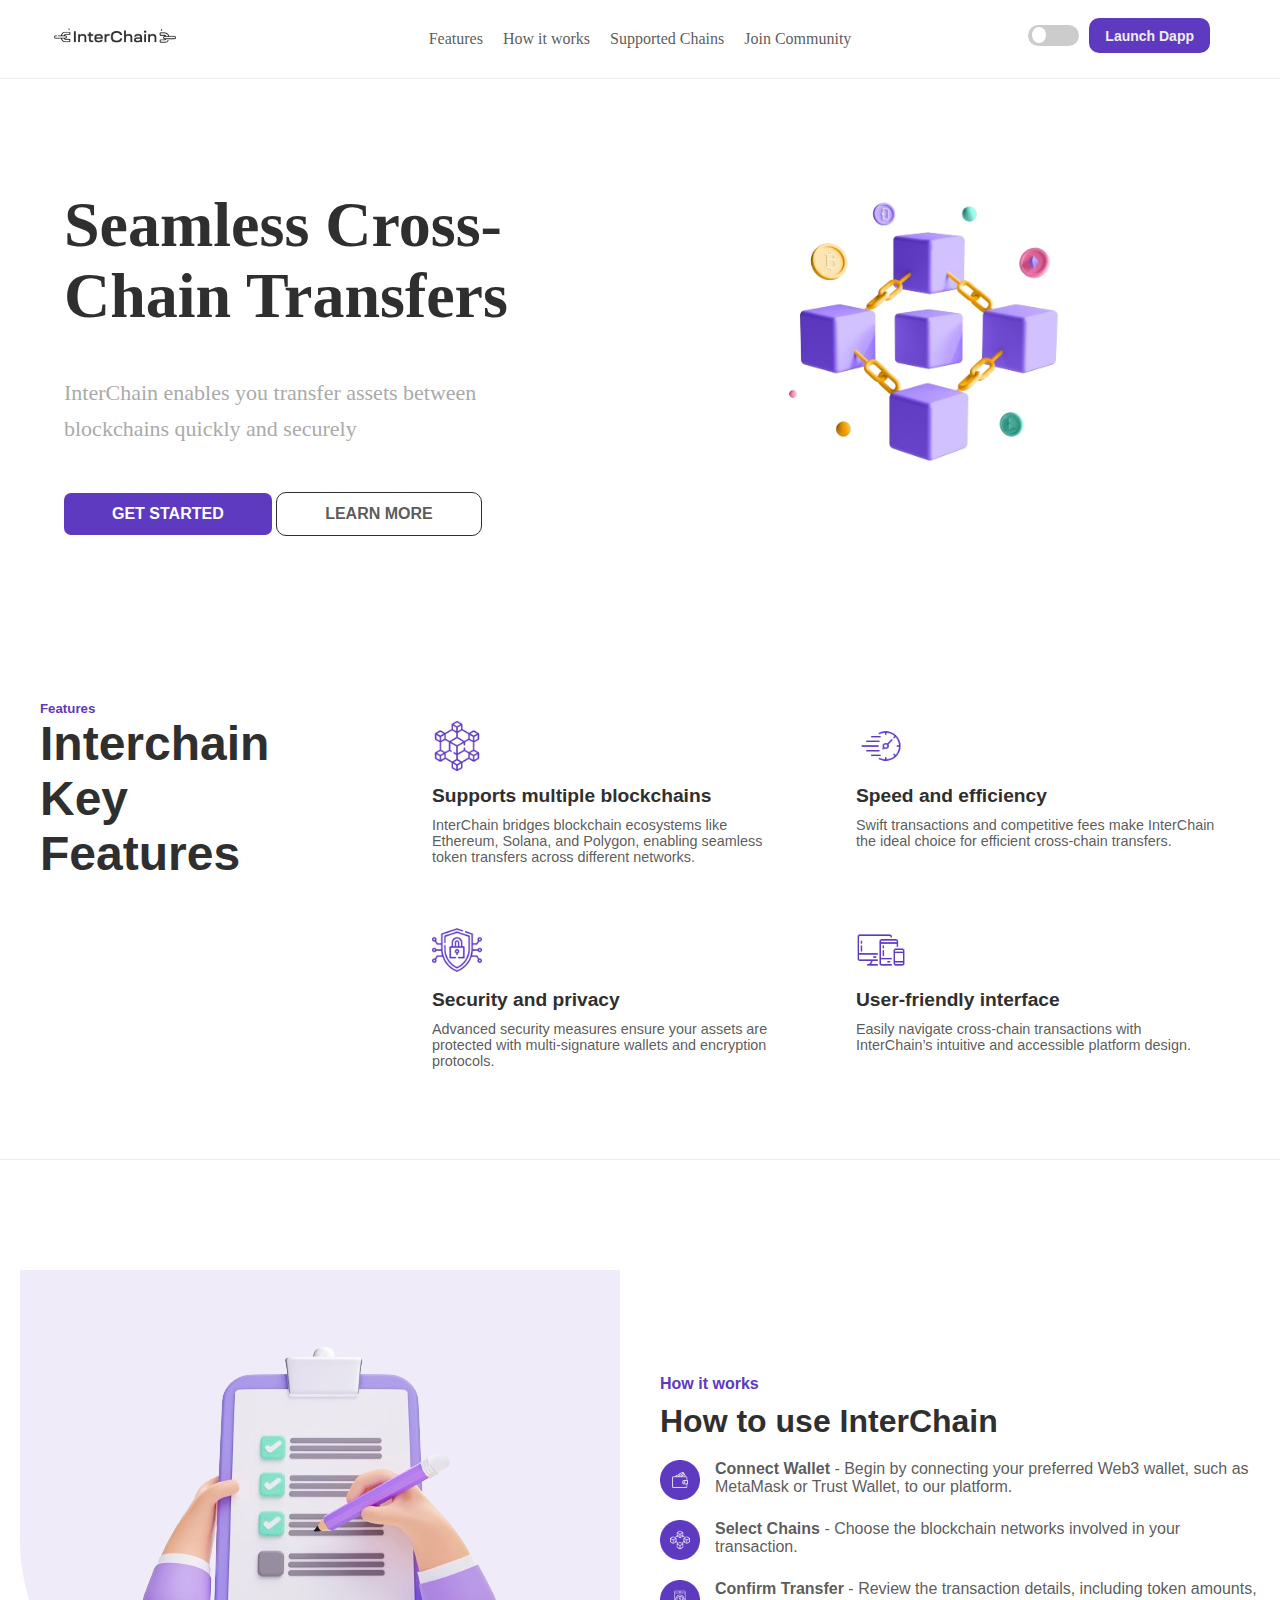
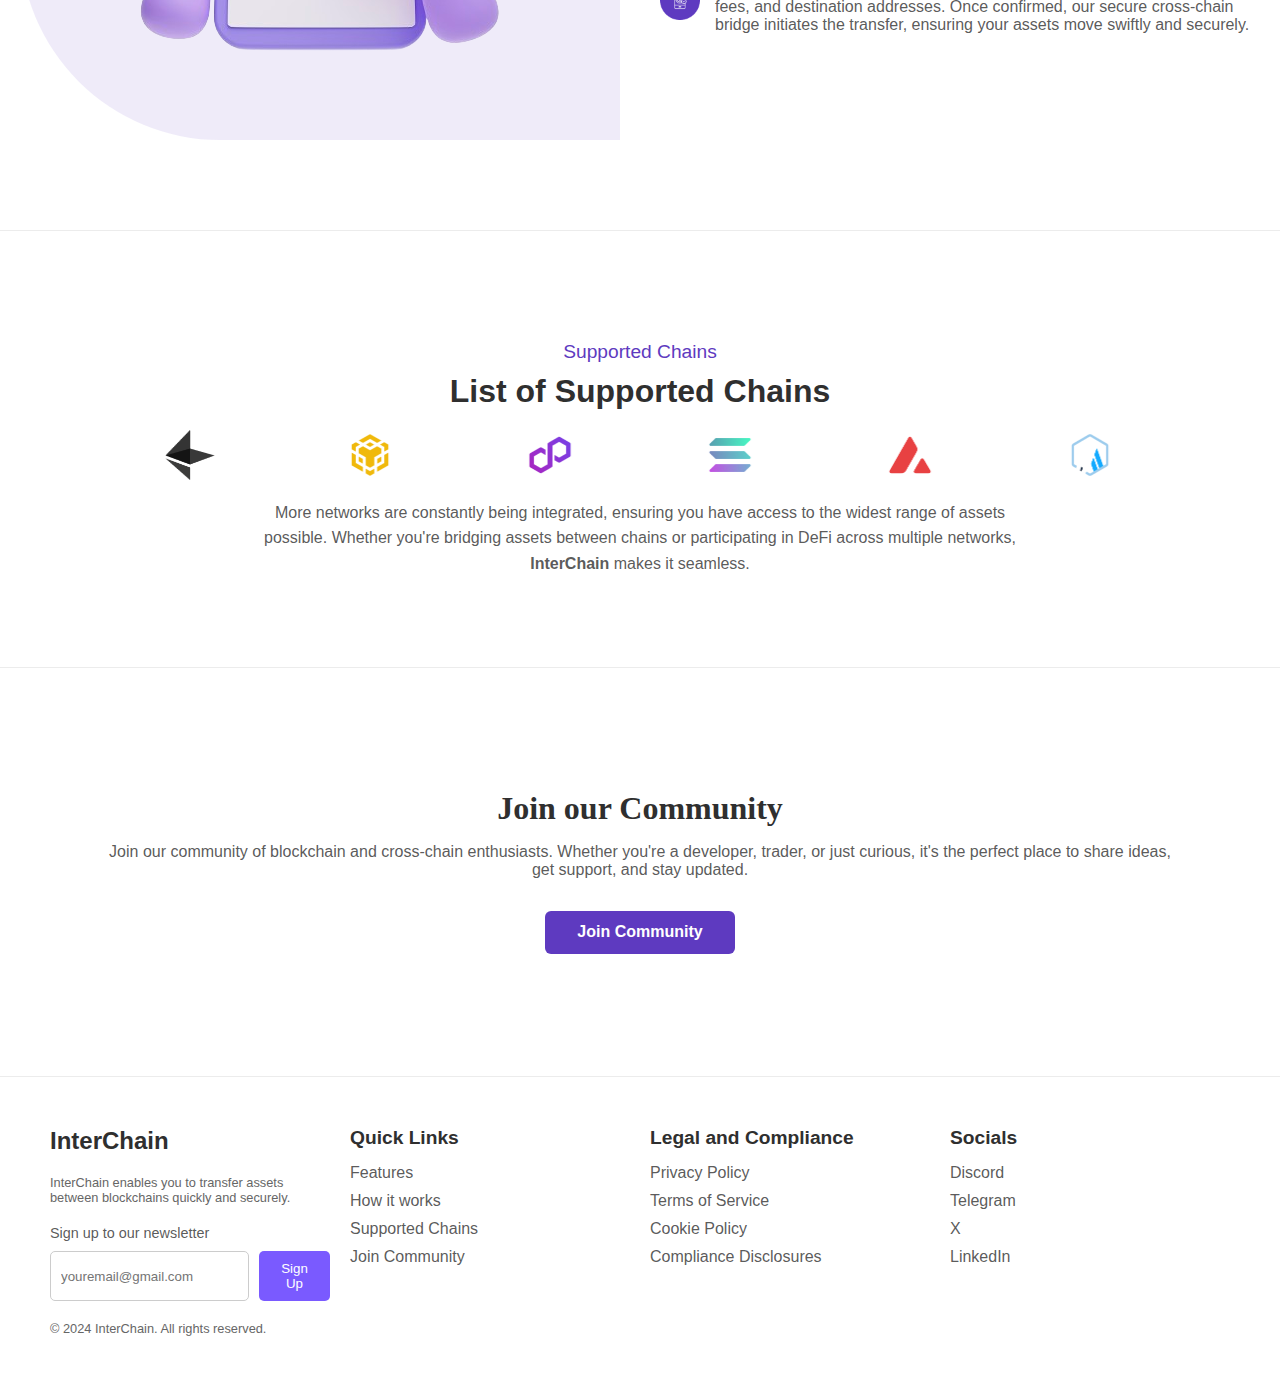
<file: index.html>
<!DOCTYPE html>
<html lang="en">

<head>
    <meta charset="UTF-8">
    <meta name="viewport" content="width=device-width, initial-scale=1.0">
    <title>Light/Dark Mode</title>
    <link rel="stylesheet" href="styles.css">
    <link rel="stylesheet" href="https://cdnjs.cloudflare.com/ajax/libs/font-awesome/6.7.2/css/all.min.css">
</head>

<body>
    <div class="container">
        <header>
            <div class="logo"><img id="theme-image" class="theme-image" src="./images/light.png" width="130px" alt="" srcset=""></div>
            <div class="menu-icon" id="menu-icon">
                <i class="fas fa-bars"></i>
            </div>
            <div class="header-content" id="header-content">
                <nav>
                    <div class="navbar">
                        <a href="#">Features</a>
                        <a href="#">How it works</a>
                        <a href="#">Supported Chains</a>
                        <a href="#">Join Community</a>
                        
                    </div>
                </nav>
                <div class="header-btn">
                    <label class="switch">
                        <input type="checkbox" id="theme-toggle">
                        <span class="slider round"></span>
                    </label>
                    
                    <button class="in">Launch Dapp</button>
                </div>
            </div>
        </header>

        <section class="hero">
            <div class="wrapper">
              <div class="content">
                <h2 class="hero__title">Seamless Cross-Chain Transfers</h2>
                <p class="hero__text">InterChain enables you transfer assets between blockchains quickly and securely</p>
                <a class="hero__btn content__btn--primary" target="_blank" href="#">Get Started</a>
                <a class="hero__btn content__btn--secondary" target="_blank" href="#">Learn More</a>
              </div>
              
              <div class="image-wrapper">
                <img class="hero__img" src="./images/chain.png" alt="chain">
              </div>
            </div>
          </section>


          <section class="features-section">
            <div class="features-title">
                <h5>Features</h5>
              <h1>Interchain<br>Key<br>Features</h1>
            </div>
            <div class="features-grid">
              <div class="feature-card">
                <img src="./images/blockchain.png" alt="Icon" class="feature-icon">
                <h3>Supports multiple blockchains</h3>
                <p>InterChain bridges blockchain ecosystems like Ethereum, Solana, and Polygon, enabling seamless token transfers across different networks.</p>
              </div>
              <div class="feature-card">
                <img src="./images/deadline.png" alt="Icon" class="feature-icon">
                <h3>Speed and efficiency</h3>
                <p>Swift transactions and competitive fees make InterChain the ideal choice for efficient cross-chain transfers.</p>
              </div>
              <div class="feature-card">
                <img src="./images/security.png" alt="Icon" class="feature-icon">
                <h3>Security and privacy</h3>
                <p>Advanced security measures ensure your assets are protected with multi-signature wallets and encryption protocols.</p>
              </div>
              <div class="feature-card">
                <img src="./images/responsive.png" alt="Icon" class="feature-icon">
                <h3>User-friendly interface</h3>
                <p>Easily navigate cross-chain transactions with InterChain’s intuitive and accessible platform design.</p>
              </div>
            </div>
          </section>

          <section class="how-it-works">
            <div class="image-container">
              <img src="./images/frame2.png" alt="Checklist illustration" class="illustration">
            </div>
            <div class="text-container">
              <h4>How it works</h4>
              <h2>How to use InterChain</h2>
              <div class="steps">
                <div class="step">
                  <img src="./images/Frame-14.png" alt="Wallet Icon" class="step-icon">
                  <div>
                    <strong>Connect Wallet</strong> - Begin by connecting your preferred Web3 wallet, such as MetaMask or Trust Wallet, to our platform.
                  </div>
                </div>
                <div class="step">
                  <img src="./images/Frame-15.png" alt="Chains Icon" class="step-icon">
                  <div>
                    <strong>Select Chains</strong> - Choose the blockchain networks involved in your transaction.
                  </div>
                </div>
                <div class="step">
                  <img src="./images/Frame-16.png" alt="Transfer Icon" class="step-icon">
                  <div>
                    <strong>Confirm Transfer</strong> - Review the transaction details, including token amounts, fees, and destination addresses. Once confirmed, our secure cross-chain bridge initiates the transfer, ensuring your assets move swiftly and securely.
                  </div>
                </div>
              </div>
            </div>
          </section>

          <section class="support">
            <div class="title">Supported Chains</div>
  <h1 class="main-title">List of Supported Chains</h1>
  <div class="icon-container">
    <img src="./images/Ethereum-Logo-8 1.png" alt="Ethereum">
    <img src="./images/token-branded_binance-smart-chain.png" alt="Binance">
    <img src="./images/token-branded_polygon-pos.png" alt="Polygon">
    <img src="./images/token-branded_solana.png" alt="Solana">
    <img src="./images/token-branded_avalanche.png" alt="Avalanche">
    <img src="./images/token-branded_arbitrum-one.png" alt="Algorand">
  </div>
  <p class="description">
    More networks are constantly being integrated, ensuring you have access to the widest range of 
    assets possible. Whether you're bridging assets between chains or participating in DeFi across 
    multiple networks, <strong>InterChain</strong> makes it seamless.
  </p>
          </section>

          <section class="community">
            <div class="community-container">
                <h1 class="community-title">Join our Community</h1>
                <p class="community-description">
                    Join our community of blockchain and cross-chain enthusiasts. Whether you're a developer, trader, or just curious, it's the perfect place to share ideas, get support, and stay updated.
                </p>
                <button class="community-button">Join Community</button>
              </div>
        </section>


        <footer class="footer">
            <div class="footer-container">
              <div class="footer-column">
                <h3 class="footer-logo">InterChain</h3>
                <p>InterChain enables you to transfer assets between blockchains quickly and securely.</p>
                <form class="newsletter-form">
                  <label for="email">Sign up to our newsletter</label>
                  <div class="newsletter-input">
                    <input type="email" id="email" placeholder="youremail@gmail.com" />
                    <button type="submit">Sign Up</button>
                  </div>
                </form>
                <p>© 2024 InterChain. All rights reserved.</p>
              </div>
          
              <div class="footer-column">
                <h4>Quick Links</h4>
                <ul>
                  <li><a href="#">Features</a></li>
                  <li><a href="#">How it works</a></li>
                  <li><a href="#">Supported Chains</a></li>
                  <li><a href="#">Join Community</a></li>
                </ul>
              </div>
          
              <div class="footer-column">
                <h4>Legal and Compliance</h4>
                <ul>
                  <li><a href="#">Privacy Policy</a></li>
                  <li><a href="#">Terms of Service</a></li>
                  <li><a href="#">Cookie Policy</a></li>
                  <li><a href="#">Compliance Disclosures</a></li>
                </ul>
              </div>
          
              <div class="footer-column">
                <h4>Socials</h4>
                <ul>
                  <li><a href="#">Discord</a></li>
                  <li><a href="#">Telegram</a></li>
                  <li><a href="#">X</a></li>
                  <li><a href="#">LinkedIn</a></li>
                </ul>
              </div>
            </div>
          </footer>
          
    </div>
    <script src="script.js"></script>
</body>

</html>
</file>
<file: styles.css>
/* styles.css */
/* styles.css */
* {
    padding: 0;
    margin: 0;
    box-sizing: border-box;
    font-family: 'Poppins', sans-serif;
  }
  @import url('https://fonts.googleapis.com/css2?family=Poppins:ital,wght@0,100;0,200;0,300;0,400;0,500;0,600;0,700;0,800;0,900;1,100;1,200;1,300;1,400;1,500;1,600;1,700;1,800;1,900&display=swap');
/* Default (Light Mode) Colors */
:root {
    --bg-color: #FFFFFF;
    --text-color: #2F2F2FCC;
    --primary-color: #5E3AC0;
    --secondary-color: #ff6347;
    --accent-color: #EFECF9;
    --button-bg: #5E3AC0;
    --button-text: #EDEDED;
    --border-bottom: 1px solid #2F2F2F17;
    --hero-color: #2f2f2f;
    --button-border: 1px solid #2F2F2F;
}

/* Dark Mode Colors */
body.dark-mode {
    --bg-color: #100823;
    --text-color: #FFFFFFCC;
    --primary-color: #5E3AC0;
    /* Same color as light mode */
    --secondary-color: #ff4500;
    --accent-color: #FFFFFF1A;
    --button-bg: #5E3AC0;
    --button-text: #FFFFFF;
    --border-bottom: 1px solid #fffbfb36;
    --hero-color: #fff;
}

body[data-theme="light"] .theme-image {
    content: url('./images/light.png');
  }
  
  body[data-theme="dark"] .theme-image {
    content: url('./images/dark.png');
  }

body{
    background-color: var(--bg-color);
}


header {
    background-color: var(--bg-color);
    position: fixed;
    width: 100%;
    z-index: 1000;
    display: flex;
    justify-content: space-between;
    align-items: center;
    padding: 30px 20px;
    font-family: "DM Sans", serif;
    border-bottom: var(--border-bottom);
}



nav {
    display: flex;
    flex: 1;
}

.navbar {
    display: flex;
    justify-content: center;
    gap: 20px;
    font-family: "DM Sans", serif;
}

.navbar a {
    color: var(--text-color);
    text-decoration: none;
    font-weight: 500;
    transition: color 0.3s;
    font-family: "Poppins", serif;
}

.navbar a:hover {
    color: #628DFB;
}

.menu-icon {
    display: none;
    font-size: 24px;
    cursor: pointer;
    color: var(--text-color);
}

.header-btn {
    display: flex;
    align-items: center;
    gap: 10px;
    margin-top: -30px;
    padding-right: 50px;
}

.header-btn button {
    background: var(--button-bg);
    border: none;
    padding: 1px 16px;
    color: var(--button-text);
    border-radius: 5px;
    cursor: pointer;
    font-size: 14px;
    font-weight: 600;
    border-radius: 10px;
    height: 35px;
}

.header-btn button:hover {
    opacity: 0.9;
}

/* Responsive Styles */
@media (max-width: 768px) {
    .menu-icon {
        display: block;
    }

    .header-content {
        display: none;
        flex-direction: column;
        gap: 15px;
        background-color: var(--bg-color);
        position: absolute;
        top: 100%;
        left: 0;
        width: 100%;
        padding: 15px 20px;
        box-shadow: 0 2px 4px rgba(0, 0, 0, 0.1);
    }

    .header-content.open {
        display: flex;
    }

    .navbar {
        flex-direction: column;
        align-items: flex-start;
    }

    .navbar a {
        padding: 10px 0;
    }

    .search-container input {
        width: 100%;
    }

    .header-btn {
        flex-direction: column;
        align-items: flex-start;
        gap: 10px;
        width: 100%;
        margin-top: 10px;
    }
}

/* Ensures the navbar links are centered in desktop view */
@media (min-width: 768px) {
    header {
        justify-content: center;
        /* Centers all content */
    }

    .navbar {
        flex: 1;
        justify-content: center;
        /* Center the navbar links */
        gap: 20px;
    }

    .logo {
        position: absolute;
        left: 50px;
        /* Position logo on the left */
    }

    .header-btn {
        position: absolute;
        right: 20px;
        /* Position sign in and search on the right */
    }
}


.switch {
    position: relative;
    display: inline-block;
    width: 51px;
    height: 21px;
}

.switch input {
    display: none;
}

.slider {
    position: absolute;
    cursor: pointer;
    top: 0;
    left: 0;
    right: 0;
    bottom: 0;
    background-color: #ccc;
    transition: 0.4s;
    border-radius: 25px;
}

.slider:before {
    position: absolute;
    content: "";
    height: 16px;
    width: 14px;
    left: 4px;
    bottom: 3.5px;
    background-color: white;
    transition: 0.4s;
    border-radius: 50%;
}

input:checked+.slider {
    background-color: var(--button-bg);
}

input:checked+.slider:before {
    transform: translateX(25px);
}


.hero {
    width: 100%;
    /* height: 100vh; */
    /* background-color: #F9F9F9; */
    color: #1B243C;
    font-family: 'Roboto', sans-serif;
    padding: 100px 0;
  }
  
  .wrapper {
    width: 90%;
    margin: 0 auto;
    display: flex;
    justify-content: space-between;
    align-items: center;
  }
  
  .content {
    width: 50%;
    margin-top: 80px;
  }
  
  .hero__title {
    line-height: 1.1;
    font-size: 4rem;
    color: var(--hero-color);
    font-family: "Poppins", serif;
    text-align: left;
  }
  
  .hero__text {
    margin-block: 2em;
    line-height: 165%;
    font-size: 22px;
    color: #AAAAAA;
    font-family: "Poppins", serif;
    width: 80%;
  }
  
  .hero__btn {
    display: inline-block;
    text-decoration: none;
    text-transform: uppercase;
    font-size: 1em;
    font-weight: bold;
    padding: 0.75em 3em;
    background: var(--button-bg);
    color: #fff;
    border-radius: 7px;
    margin-bottom: 15px;
  }

  .content__btn--secondary {
    display: inline-block;
    text-decoration: none;
    text-transform: uppercase;
    font-size: 1em;
    font-weight: bold;
    border-radius: 10px;
    padding: 0.75em 3em;
    background: transparent;
    color: var(--text-color);
    border: var(--button-border);
  }
  
  .hero__btn:hover {
    opacity: 0.75;
  }
  
  .image-wrapper {
    width: 40%;
    align-self: flex-start;
    display: flex;
    flex-direction: column;
    /* align-items: center; */
    border-radius: 1em;
    text-align: center;
    padding: 20px;
    margin-right: 55px;
  }

  .image-wrapper .text1 {
    margin-top: 15px;
    font-size: 20px;
  }
  
  .image-wrapper img {
    max-width: 100%;
    border-radius: 1em;
  }
  
  .image-wrapper-footer {
    margin-top: 20px;
    display: flex;
    justify-content: space-between;
    width: 100%;
  }

  .image-wrapper-footer p{
    font-size: 14px;
  }
  
  .image-wrapper-footer div {
    flex: 1;
    text-align: center;
    margin: 0 5px;
  }
  
  .image-wrapper-footer h5 {
    margin-bottom: 10px;
    color: #AAAAAA;
    font-family: "DM Sans", serif;
    font-weight: 500;
    font-size: 15px;
  }



  .content-wrapper-footer {
    margin-top: 20px;
    display: flex;
    justify-content: space-between;
    width: 100%;
    color: #AAAAAA;
  }
  
  .content-wrapper-footer div {
    flex: 1;
    margin: 0 5px;
  }
  
  .content-wrapper-footer h5 {
    margin-bottom: 10px;
    color: #1B243C;
    font-family: "Space Grotesk", serif;
    font-weight: 500;
    font-size: 30px;
  }

  .clear{
    clear: both;
  }

  @media (max-width: 1180px) {
    .wrapper {
      flex-direction: column;
      align-items: center;
      text-align: center;
    }

    .hero__text {
        margin-block: 2em;
        line-height: 165%;
        font-size: 22px;
        color: #AAAAAA;
        font-family: "DM Sans", serif;
        width: 100%;
      }
  
    .content {
      width: 100%;
      margin-bottom: 20px;
      margin-top: 0px;
    }
  
    .image-wrapper {
      width: 100%;
      align-items: center;
    }
  
    .content-wrapper-footer {
      flex-direction: row;
    }
  
    .content-wrapper-footer div {
      margin-bottom: 15px;
    }
  }

  @media (max-width: 768px) {
    .wrapper {
      flex-direction: column;
      align-items: center;
      text-align: center;
      margin-top: -270px;
    }


    .hero__text {
        margin-block: 2em;
        line-height: 165%;
        font-size: 22px;
        color: #AAAAAA;
        font-family: "DM Sans", serif;
        width: 100%;
      }
  
    .content {
      width: 100%;
      margin-bottom: 20px;
      margin-top: 300px;
    }
  
    .image-wrapper {
      width: 100%;
    }
  
    .content-wrapper-footer {
      flex-direction: row;
    }
  
    .content-wrapper-footer div {
      margin-bottom: 15px;
    }
  }


  .features-section {
    display: flex;
    flex-wrap: wrap;
    padding: 20px;
    border-bottom: var(--border-bottom);
    padding-bottom: 50px;
  }
  
  .features-title {
    flex: 1;
    max-width: 30%;
    padding: 20px;
  }
  
  .features-title h1 {
    font-size: 3rem;
    color: var(--hero-color);
  }

  .features-title h5 {
   color: var(--primary-color);
  }
  
  .features-grid {
    flex: 2;
    display: grid;
    grid-template-columns: repeat(2, 1fr);
    gap: 20px;
    padding: 20px;
  }
  
  .feature-card {
    padding: 20px;
    border-radius: 10px;
  }
  
  .feature-icon {
    max-width: 50px;
    margin-bottom: 10px;
  }
  
  .feature-card h3 {
    font-size: 1.2rem;
    margin-bottom: 10px;
    color: var(--hero-color);
  }
  
  .feature-card p {
    font-size: 0.9rem;
    color: var(--text-color);
  }
  
  /* Responsive */
  @media (max-width: 768px) {
    .features-grid {
      grid-template-columns: 1fr;
    }
  
    .features-title {
      text-align: center;
      max-width: 100%;
    }
  }



  .how-it-works {
    display: flex;
    align-items: center;
    padding: 20px;
    gap: 40px;
    flex-wrap: wrap;
    border-bottom: var(--border-bottom);
    padding-bottom: 90px;
    margin-top: 90px;
  }
  
  .image-container {
    flex: 1;
    max-width: 50%;
    display: flex;
    justify-content: center;
    background-color: #5E3AC01A;
    border-bottom-left-radius: 200px;
  }
  
  .image-container img {
    max-width: 100%;
    border-radius: 15px;
  }
  
  .text-container {
    flex: 1;
    max-width: 50%;
  }
  
  .text-container h4 {
    color: var(--primary-color); /* Purple color for the subheading */
    margin-bottom: 10px;
  }
  
  .text-container h2 {
    margin-bottom: 20px;
    font-size: 2rem;
    color: var(--hero-color);
  }
  
  .steps {
    display: flex;
    flex-direction: column;
    gap: 20px;
    text-align: left;
  }
  
  .step {
    display: flex;
    align-items: flex-start;
    gap: 15px;
    color: var(--text-color);
  }
  
  .step-icon {
    width: 40px;
    height: 40px;
  }
  
  .step strong {
    color: var(--text-color);
  }
  
  /* Responsive Design */
  @media (max-width: 768px) {
    .how-it-works {
      flex-direction: column;
      text-align: center;
    }
  
    .image-container,
    .text-container {
      max-width: 100%;
    }
  
    .text-container h2 {
      font-size: 1.5rem;
    }
  }




    .support {
    margin: 0;
    font-family: Arial, sans-serif;
    color: #ffffff;
    display: flex;
    flex-direction: column;
    align-items: center;
    text-align: center;
    padding: 20px;
    margin-top: 100px;
    padding-bottom: 90px;
    margin-top: 90px;
    border-bottom: var(--border-bottom);
  }

  .title {
    color: var(--primary-color);
    font-size: 1.2rem;
    margin-bottom: 10px;
    font-family: 'Poppins', sans-serif;
  }

  .main-title {
    font-size: 2rem;
    margin-bottom: 20px;
    color: var(--hero-color);
  }

  .icon-container {
    display: flex;
    justify-content: center;
    flex-wrap: wrap;
    gap: 130px;
    margin-bottom: 20px;
  }

  .icon-container img {
    width: 50px;
    height: 50px;
    transition: transform 0.3s ease;
  }

  .icon-container img:hover {
    transform: scale(1.1);
  }

  .description {
    font-size: 1rem;
    line-height: 1.6;
    max-width: 780px;
    margin: 0 auto;
    color: var(--text-color);
  }

  @media (max-width: 768px) {
    .icon-container {
      gap: 10px;
    }

    .icon-container img {
      width: 40px;
      height: 40px;
    }

    .main-title {
      font-size: 1.5rem;
    }

    .description {
      font-size: 0.9rem;
    }
  }


  section.community{
    display: flex;
    align-items: center;
    justify-content: center;
    margin-top: 50px;
    padding-bottom: 90px;
    margin-top: 90px;
    border-bottom: var(--border-bottom);
}

  .community-container {
    text-align: center;
    padding: 2rem;
    border-radius: 12px;
    width: 90%;
  }
  
  .community-title {
    font-weight: 700;
    color: var(--hero-color);
    font-family: "Space Grotesk", serif;
    margin-bottom: 1rem;
  }
  
  .community-description {
    font-size: 1rem;
    color: var(--text-color);
    margin-bottom: 2rem;
  }
  
  .community-button {
    padding: 0.8rem 2rem;
    font-size: 1rem;
    font-weight: 600;
    color: #ffffff;
    background-color: var(--button-bg);
    border: none;
    border-radius: 6px;
    cursor: pointer;
    transition: background-color 0.3s ease;
  }
  
  .community-button:hover {
    opacity: 0.9;
  }
  
  /* Responsive Design */
  @media (max-width: 768px) {
    .community-title {
      font-size: 1.5rem;
    }
  
    .community-description {
      font-size: 0.9rem;
    }
  
    .community-button {
      font-size: 0.9rem;
    }
  }




  /* Footer Styling */
.footer {
    padding: 40px 20px;
    font-family: Arial, sans-serif;
    color: var(--text-color);
    width: 100%; /* Ensure footer spans full width of the viewport */
  }
  
  .footer-container {
    display: flex;
    flex-wrap: wrap;
    justify-content: space-between;
    max-width: 1200px;
    margin: 0 auto;
  }
  
  .footer-column {
    flex: 1 1 200px;
    margin: 10px;
  }
  
  .footer-logo {
    font-size: 1.5rem;
    color: var(--hero-color);
    margin-bottom: 10px;
  }
  
  .footer-column h4 {
    font-size: 1.2rem;
    margin-bottom: 15px;
    color: var(--hero-color);
  }
  
  .footer-column ul {
    list-style: none;
    padding: 0;
    margin: 0;
  }
  
  .footer-column ul li {
    margin-bottom: 10px;
  }
  
  .footer-column ul li a {
    text-decoration: none;
    color: var(--text-color);
    transition: color 0.3s ease;
  }
  
  .footer-column ul li a:hover {
    color: #7a5aff;
  }
  
  .newsletter-form {
    margin-top: 20px;
  }
  
  .newsletter-form label {
    font-size: 0.9rem;
    color: var(--text-color);
    display: block;
    margin-bottom: 5px;
  }
  
  .newsletter-input {
    display: flex;
    gap: 10px;
    margin-top: 10px;
  }
  
  .newsletter-input input {
    padding: 10px;
    flex: 1;
    border: 1px solid #ccc;
    border-radius: 5px;
  }
  
  .newsletter-input button {
    background-color: #7a5aff;
    color: white;
    border: none;
    padding: 10px 15px;
    border-radius: 5px;
    cursor: pointer;
    transition: background-color 0.3s ease;
  }
  
  .newsletter-input button:hover {
    background-color: #5a3dcc;
  }
  
  .footer p {
    font-size: 0.8rem;
    color: #666;
    margin-top: 20px;
  }
  
  /* Socials in List Format */
  .footer-column ul {
    display: block; /* Ensure it's a vertical list */
  }
  
  @media screen and (max-width: 768px) {
    .footer-container {
      flex-direction: column;
      align-items: center;
    }
  
    .footer-column {
      text-align: center;
    }
  
    .newsletter-input {
      flex-direction: column;
      gap: 10px;
    }
  }
</file>
